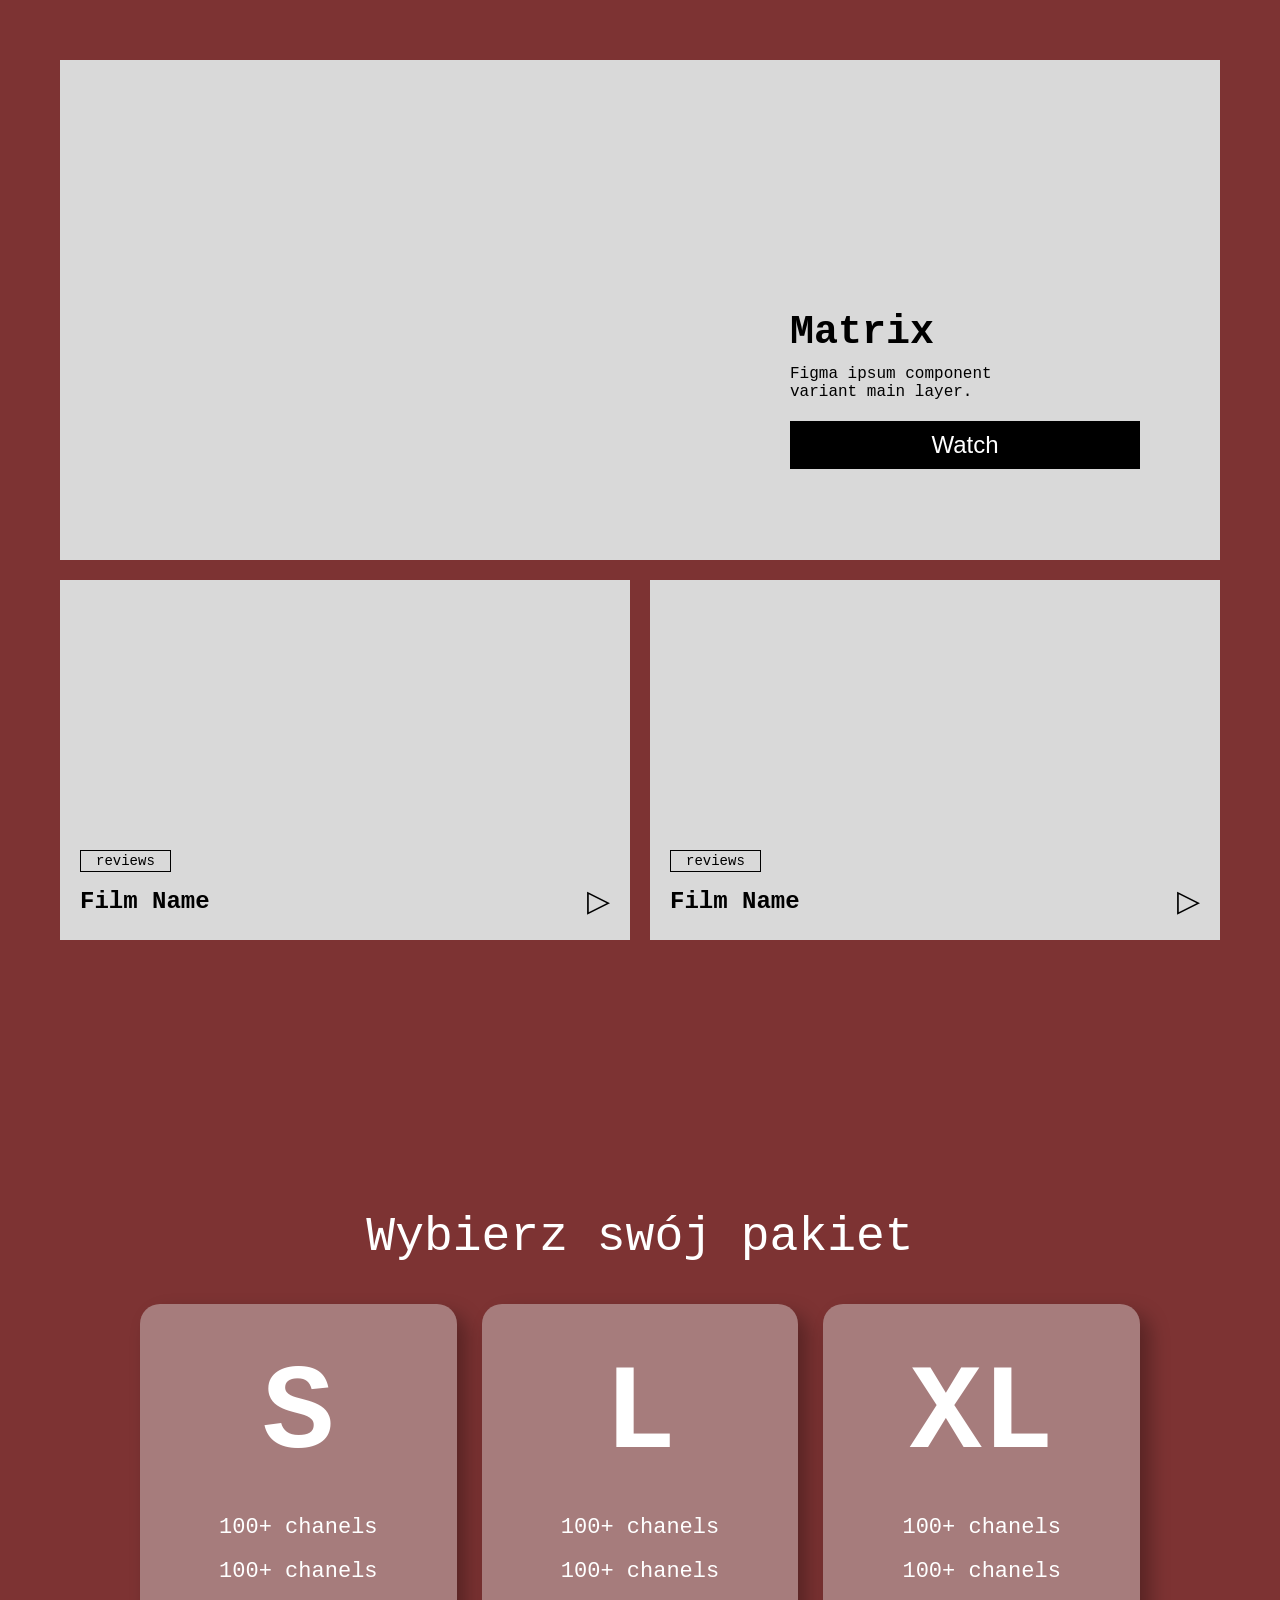
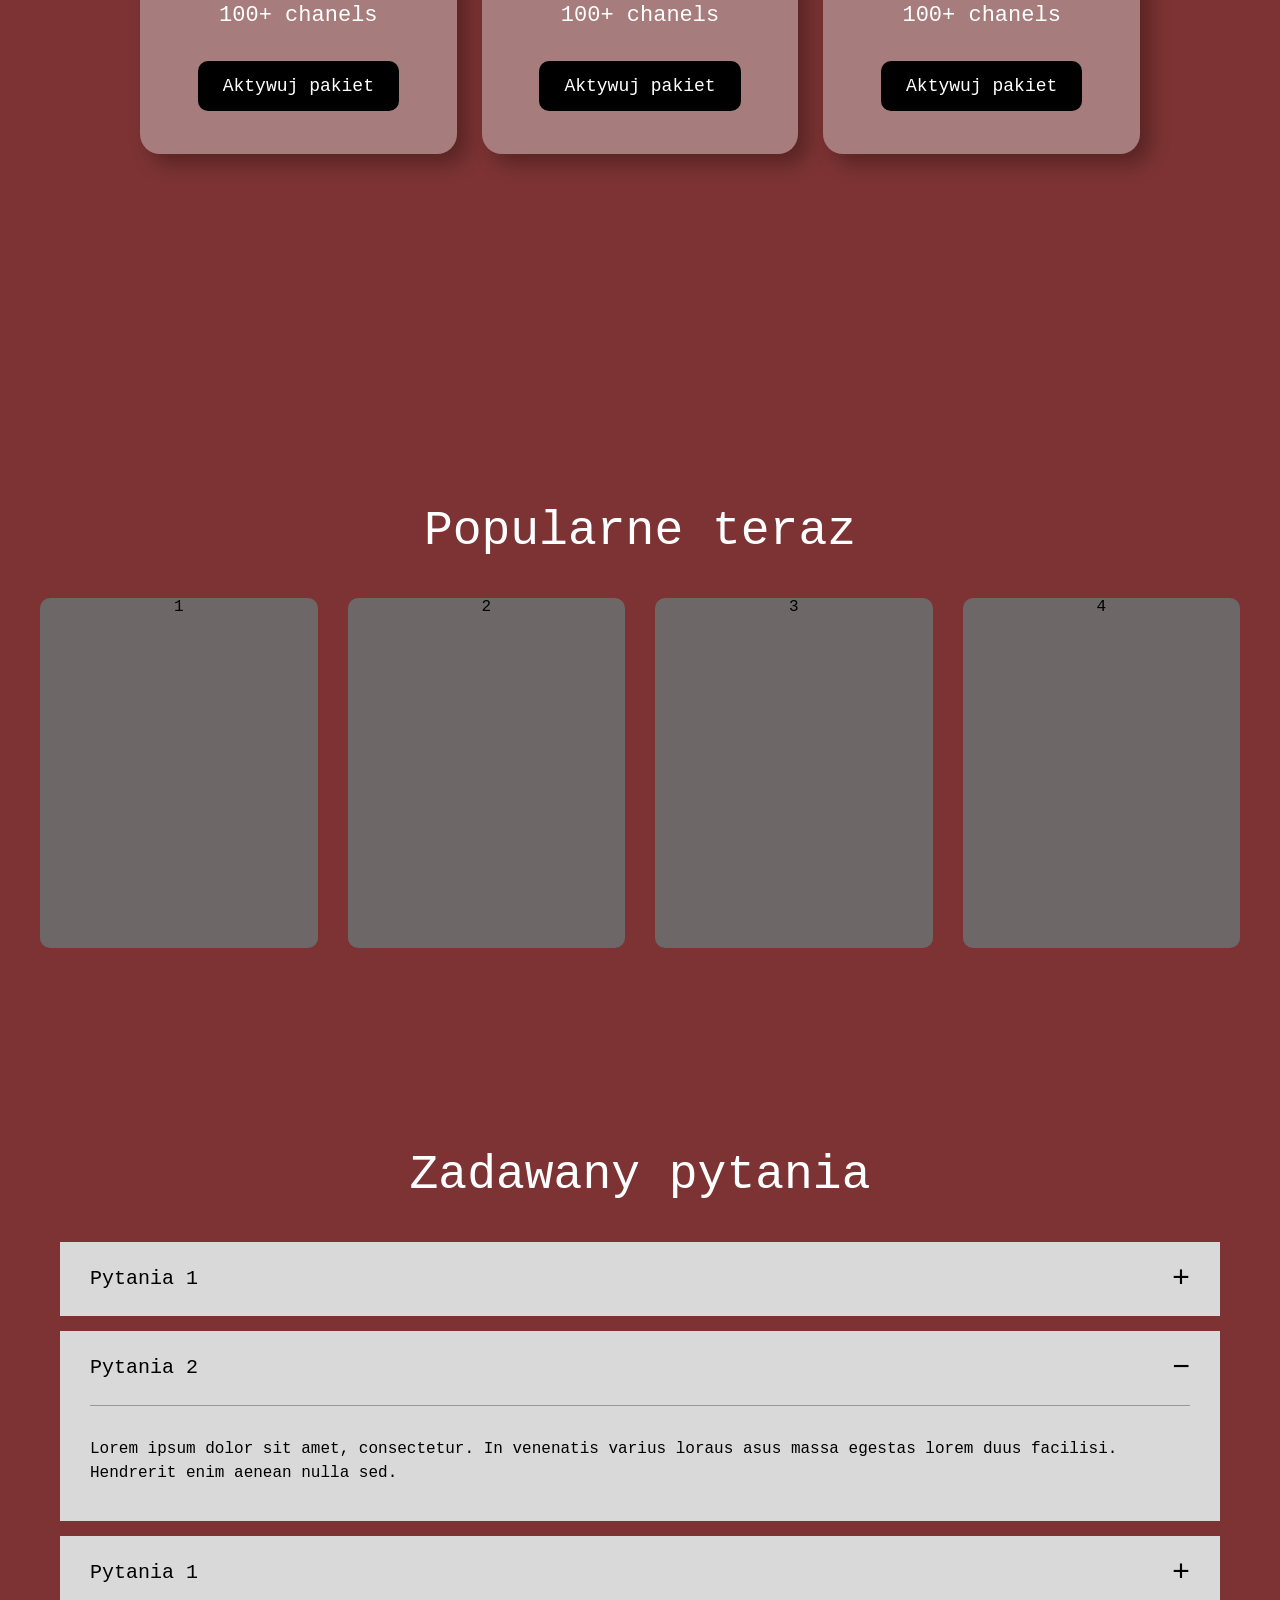
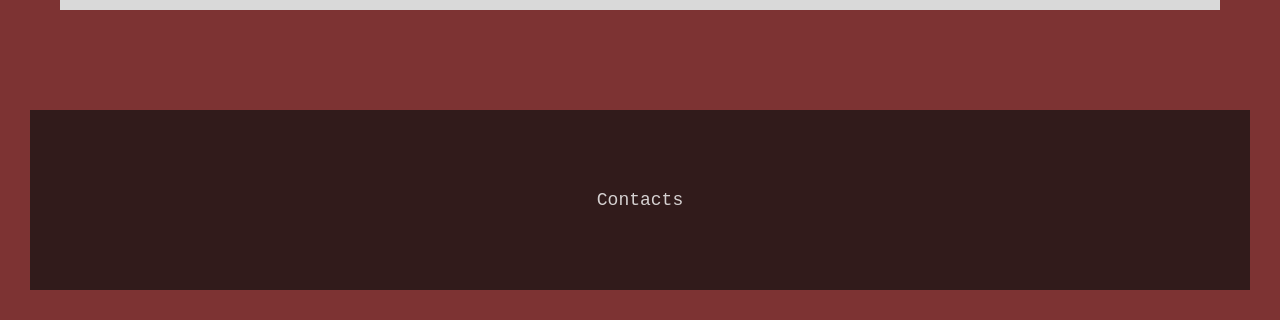
<file: MovieProject-main/WebProject/index.html>
<!DOCTYPE html>
<html lang="uk">
<head>
    <meta charset="UTF-8">
    <meta name="viewport" content="width=device-width, initial-scale=1.0">
    <title>Movie Landing Page</title>
    <head>
    <link rel="stylesheet" href="https://cdn.jsdelivr.net/npm/swiper@11/swiper-bundle.min.css" />
    <link rel="stylesheet" href="style.css">
</head>

    
</head>
<body>

    <div class="main-wrapper">
<header class="main-header">
<div class="header-right">

    
    <div id="user-profile"> </div>
</div>
</header>

<div class="main-wrapper">
    <div class="hero">
        <div class="hero-content">
            <h1>Matrix</h1>
            <p>Figma ipsum component<br>variant main layer.</p>
                <a href="main.html" class="watch-link"><button class="watch-btn">Watch</button></a>
        </div>
    </div>

    <div class="cards-container">
        <div class="card">
            <div class="card-tag">reviews</div>
            <div class="card-bottom">
                <span class="film-title">Film Name</span>
                <span class="play-btn">▷</span>
            </div>
        </div>
        
        <div class="card">
            <div class="card-tag">reviews</div>
            <div class="card-bottom">
                <span class="film-title">Film Name</span>
                <span class="play-btn">▷</span>
            </div>
        </div>
    </div>
</div>

<section class="pricing-container">
    <h2 class="pricing-title">Wybierz swój pakiet</h2>
    
    <div class="pricing-grid">
        <div class="price-card active-card">
            <div class="size">S</div>
            <ul class="features">
                <li>100+ chanels</li>
                <li>100+ chanels</li>
                <li>100+ chanels</li>
            </ul>
            <a href="payment.html"><button class="buy-btn">Aktywuj pakiet</button></a>
        </div>

        <div class="price-card">
            <div class="size">L</div>
            <ul class="features">
                <li>100+ chanels</li>
                <li>100+ chanels</li>
                <li>100+ chanels</li>
            </ul>
            <a href="payment.html"><button class="buy-btn">Aktywuj pakiet</button></a>
        </div>

        <div class="price-card">
            <div class="size">XL</div>
            <ul class="features">
                <li>100+ chanels</li>
                <li>100+ chanels</li>
                <li>100+ chanels</li>
            </ul>
            <a href="payment.html"><button class="buy-btn">Aktywuj pakiet</button></a>
        </div>
    </div>
</section>

<section class="popular-section">
    <h2 class="popular-title">Popularne teraz</h2>

    <div id="slider" class="swiper popular-slider">
        
        <div class="swiper-wrapper">
            
            <div class="swiper-slide">
                <div class="poster">1</div>
            </div>
            <div class="swiper-slide">
                <div class="poster">2</div>
            </div>
            <div class="swiper-slide">
                <div class="poster">3</div>
            </div>
            <div class="swiper-slide">
                <div class="poster">4</div>
            </div>
            <div class="swiper-slide">
                <div class="poster">5</div>
            </div>
            <div class="swiper-slide">
                <div class="poster">6</div>
            </div>
            
        </div>

    </div>
</section>

<section class="faq-section">
    <h2 class="section-title">Zadawany pytania</h2>
    
    <div class="faq-container">
        <div class="faq-item">
            <span>Pytania 1</span>
            <span class="icon">+</span>
        </div>

        <div class="faq-item open">
            <div class="faq-header">
                <span>Pytania 2</span>
                <span class="icon">−</span>
            </div>
            <div class="faq-content">
                <p>Lorem ipsum dolor sit amet, consectetur. In venenatis varius loraus asus massa egestas lorem duus facilisi. Hendrerit enim aenean nulla sed.</p>
            </div>
        </div>

        <div class="faq-item">
            <span>Pytania 1</span>
            <span class="icon">+</span>
        </div>
    </div>
</section>

<footer class="main-footer">
    <div class="footer-content">
        Contacts
    </div>
</footer>
    </div>



</body>

<script src="https://cdn.jsdelivr.net/npm/swiper@11/swiper-bundle.min.js"></script>

<script src="script.js"></script>
</html>
</file>
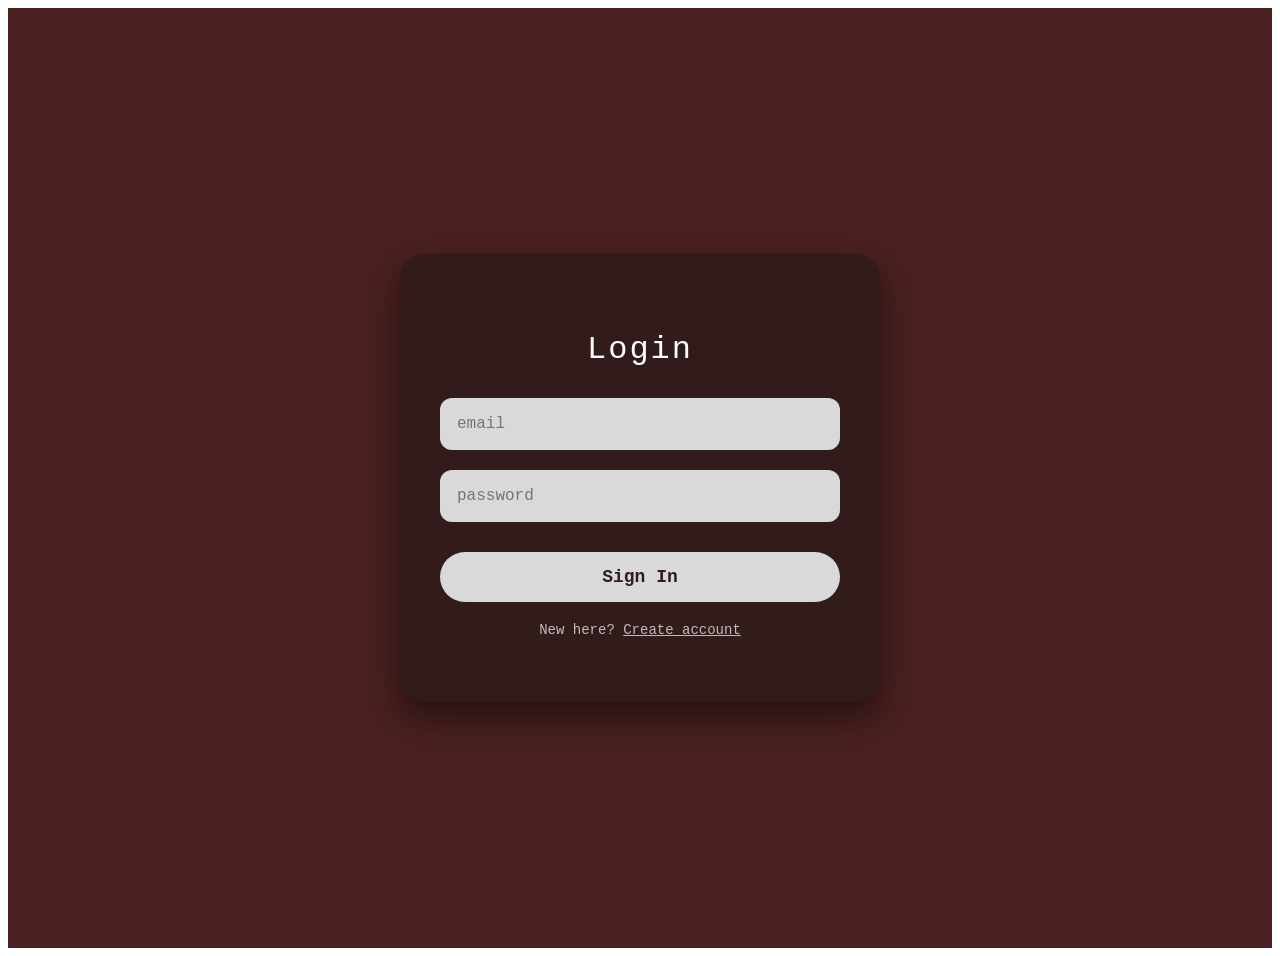
<file: WebProject/login.html>
<!DOCTYPE html>
<html lang="en">
<head>
    <meta charset="UTF-8">
    <meta name="viewport" content="width=device-width, initial-scale=1.0">
    <link rel="stylesheet" href="login.css">
    <title>Document</title>
</head>
<body>
    <div class="login-page">
    <div class="login-card">
        <h2 class="login-title">Login</h2>
        <form id="loginForm" class="login-form">
            <input type="email" id="loginEmail" placeholder="email" class="pay-input" required>
            <input type="password" id="loginPass" placeholder="password" class="pay-input" required>
            <button type="submit" class="login-btn">Sign In</button>
        </form>
        <div class="login-footer">
            <p>New here? <a href="#">Create account</a></p>
        </div>
    </div>
</div>
</body>
</html>
</file>
<file: MovieProject-main/WebProject/style.css>
:root {
    --main-bg: #7d3333;
    --card-light: #d9d9d9;
    --overlay-white: rgba(255, 255, 255, 0.2);
    --content-max-width: 1000px; 
    --side-padding: 30px; 



}


.account-link {
    display: flex;
    align-items: center;
    justify-content: center;
    width: 45px;
    height: 45px;
}

body {
    background-color: #7d3333; 
    margin: 0;
    font-family: 'Courier New', monospace;
}

.main-wrapper {
    padding: 30px; 
}


.hero {
    background-color: #d9d9d9;
    height: 500px;
    display: flex;
    justify-content: flex-end; 
    align-items: flex-start;    
    
    
    padding-top: 250px;         
    padding-right: 80px;        
    
    box-sizing: border-box;     
    margin-bottom: 20px; 
}

.hero-content {
    text-align: left;
    color: black;
}

.hero-content h1 { margin: 0; font-size: 40px; }
.hero-content p { margin: 10px 0 20px; }

.watch-btn {
    background: black;
    color: white;
    border: none;
    padding: 10px 0;
    width: 350px;
    font-size: 24px;
    cursor: pointer;
}


.cards-container {
    display: flex;
    gap: 20px; 
}

.card {
    flex: 1; 
    background-color: #d9d9d9;
    height: 320px;
    padding: 20px;
    display: flex;
    flex-direction: column;
    justify-content: flex-end; 
    color: black;
    position: relative;
}

/* Тег "reviews" */
.card-tag {
    position: absolute;
    top: 270px; 
    left: 20px;
    border: 1px solid black;
    padding: 2px 15px;
    font-size: 14px;
}


.card-bottom {
    display: flex;
    justify-content: space-between;
    align-items: center;
}

.film-title {
    font-size: 24px;
    font-weight: bold;
}

.play-btn {
    font-size: 30px;
    cursor: pointer;
}

/* Section Title */
.pricing-container {
    text-align: center;
    padding: 200px 30px;
    background-color: #7d3333;
    font-family: 'Courier New', monospace;
}

.pricing-title {
    color: white;
    font-size: 48px;
    margin-bottom: 40px;
    font-weight: normal;
}

.pricing-grid {
    display: flex;
    justify-content: center;
    gap: 25px;
    max-width: 1000px;
    margin: 0 auto;
}

.price-card {
    flex: 1;
    background-color: #a67c7c;
    width: 450px;   
    height: 450px;
    border-radius: 20px;
    padding: 40px 20px;
    color: white;
    box-shadow: 10px 10px 20px rgba(0, 0, 0, 0.3);
    
    display: flex;
    flex-direction: column;
    align-items: center;
    
  
    justify-content: space-between; 
    
    border: 3px solid transparent;
    box-sizing: border-box; 
}

.size {
    font-size: 120px; 
    font-weight: bold;
    margin: 0; 
}

.features {
    list-style: none;
    padding: 0;
    margin: 0; 
    line-height: 2; 
    font-size: 22px; 
    text-align: center;
}

.buy-btn {
    background-color: black;
    color: white;
    border: none;
    border-radius: 10px;
    padding: 15px 25px; /* Більша кнопка */
    width: 100%;
    max-width: 250px;
    font-family: inherit;
    font-size: 18px;
    cursor: pointer;
    transition: 0.3s;
    

}

.buy-btn:hover {
    background-color: #222;
}





.popular-section {
    
    margin-top: 150px; 
    text-align: center;
}

.popular-title {
    color: white;
    font-family: 'Courier New', monospace;
    font-size: 48px;
    margin-bottom: 40px; 
    font-weight: normal;
}





.popular-slider {
    width: 1200px;
    height: auto;
    overflow: hidden; 
    position: relative;
}


.swiper-wrapper {
    display: flex; 
}

.poster {
    width: 100%;
    height: 350px;
    background: #6d6767;
    border-radius: 10px;
}

.poster:hover {
    width: 100%;
    height: 350px;
    background: #181616;
    border-radius: 10px;
    opacity: 50%;
    transition: 0.3s;
}




.faq-section {
    margin-top: 200px; 
    padding: 0 30px;
    margin-bottom: 100px;
}

.section-title {
    color: white;
    text-align: center;
    font-size: 48px;
    margin-bottom: 40px;
    font-weight: normal;
}

.faq-container {
    max-width: 1200px;
    margin: 0 auto;
}

.faq-item {
    background-color: #d9d9d9;
    color: black;
    padding: 20px 30px;
    margin-bottom: 15px;
    display: flex;
    justify-content: space-between;
    align-items: center;
    font-size: 20px;
}


.faq-item.open {
    display: block; 
}

.faq-header {
    display: flex;
    justify-content: space-between;
    align-items: center;
    width: 100%;
}

.faq-content {
    margin-top: 20px;
    padding-top: 15px;
    border-top: 1px solid #999;
}

.faq-content p {
    font-size: 16px;
    line-height: 1.5;
}

.icon {
    font-size: 30px;
}

/* Footer */
.main-footer {
    background-color: #311b1b; 
    padding: 80px 0;
    margin-top: 50px;
    text-align: center;
}

.footer-content {
    color: white;
    font-size: 18px;
    opacity: 0.8;
}
</file>
<file: WebProject/login.css>
/* Сторінка логіну використовує ті ж контейнери, що й оплата */
.login-page {
    min-height: 100vh;
    background-color: #4a2020; /* Наш основний темно-червоний */
    display: flex;
    justify-content: center;
    align-items: center;
    padding: 20px;
    font-family: 'Courier New', monospace;
}

.login-card {
    background-color: #311b1b; /* Темніший колір картки */
    border-radius: 25px;
    padding: 50px 40px;
    width: 100%;
    max-width: 400px; /* Логін зазвичай вужчий за оплату */
    box-shadow: 0 15px 35px rgba(0,0,0,0.5);
    text-align: center;
    color: white;
}

.login-title {
    font-size: 32px;
    margin-bottom: 30px;
    font-weight: normal;
    letter-spacing: 2px;
}

/* Поля вводу */
.login-form {
    display: flex;
    flex-direction: column;
    gap: 20px;
}

.pay-input {
    width: 100%;
    background-color: #d9d9d9;
    border: 2px solid transparent;
    border-radius: 12px;
    padding: 15px;
    font-family: inherit;
    font-size: 16px;
    box-sizing: border-box;
    outline: none;
    transition: 0.3s;
}

.pay-input:focus {
    border-color: #4a76a8; /* Синій фокус */
    background-color: #fff;
}

/* Кнопка Sign In */
.login-btn {
    background-color: #d9d9d9;
    color: #311b1b;
    border: none;
    border-radius: 25px;
    padding: 15px;
    font-size: 18px;
    font-family: inherit;
    font-weight: bold;
    cursor: pointer;
    transition: 0.3s;
    margin-top: 10px;
}

.login-btn:hover {
    background-color: white;
    transform: translateY(-2px);
    box-shadow: 0 5px 15px rgba(0,0,0,0.3);
}

/* Додаткове посилання (якщо захочеш додати "Forgot password") */
.login-footer {
    margin-top: 20px;
    font-size: 14px;
    opacity: 0.7;
}

.login-footer a {
    color: white;
    text-decoration: underline;
}
</file>
